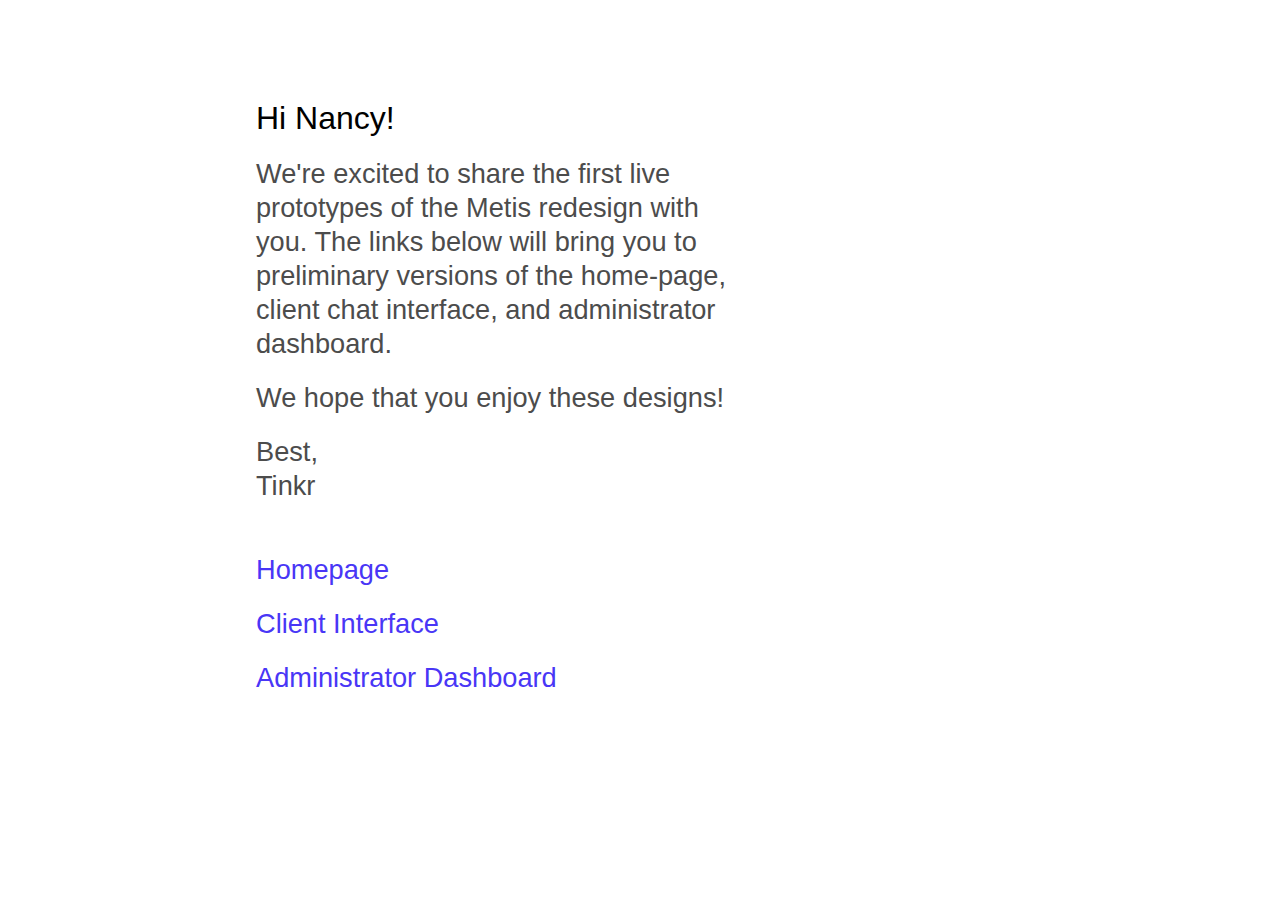
<file: index.html>
<!doctype html>
<html>
	
<head>
<title>Metis Redesign</title>
<link rel="stylesheet" href="metis.css">
<script src="plugins/jquery-2.1.4.min.js"></script>
<script src="metis.js"></script>
<script src="plugins/velocity.min.js"></script>
<meta name="viewport" content="width=device-width, initial-scale=1.0" />
<meta http-equiv="content-type" content="text/html;charset=utf-8" />
</head>

<body id="index">
    
    <div class="pad100"></div>
    <h1>Hi Nancy!</h1>
    <h2 class="greyFont">We're excited to share the first live prototypes of the Metis redesign with you. The links below will bring you to preliminary versions of the home-page, client chat interface, and administrator dashboard.</h2>
    <h2 class="greyFont">We hope that you enjoy these designs!</h2>
    <h2 class="greyFont">Best,<br>Tinkr</h2>
    <div class="pad30"></div>
    <h2 class="blue homeLink">Homepage</h2>
    <h2 class="blue clientLink">Client Interface</h2>
    <h2 class="blue adminLink">Administrator Dashboard</h2>
</body>
</html>
</file>
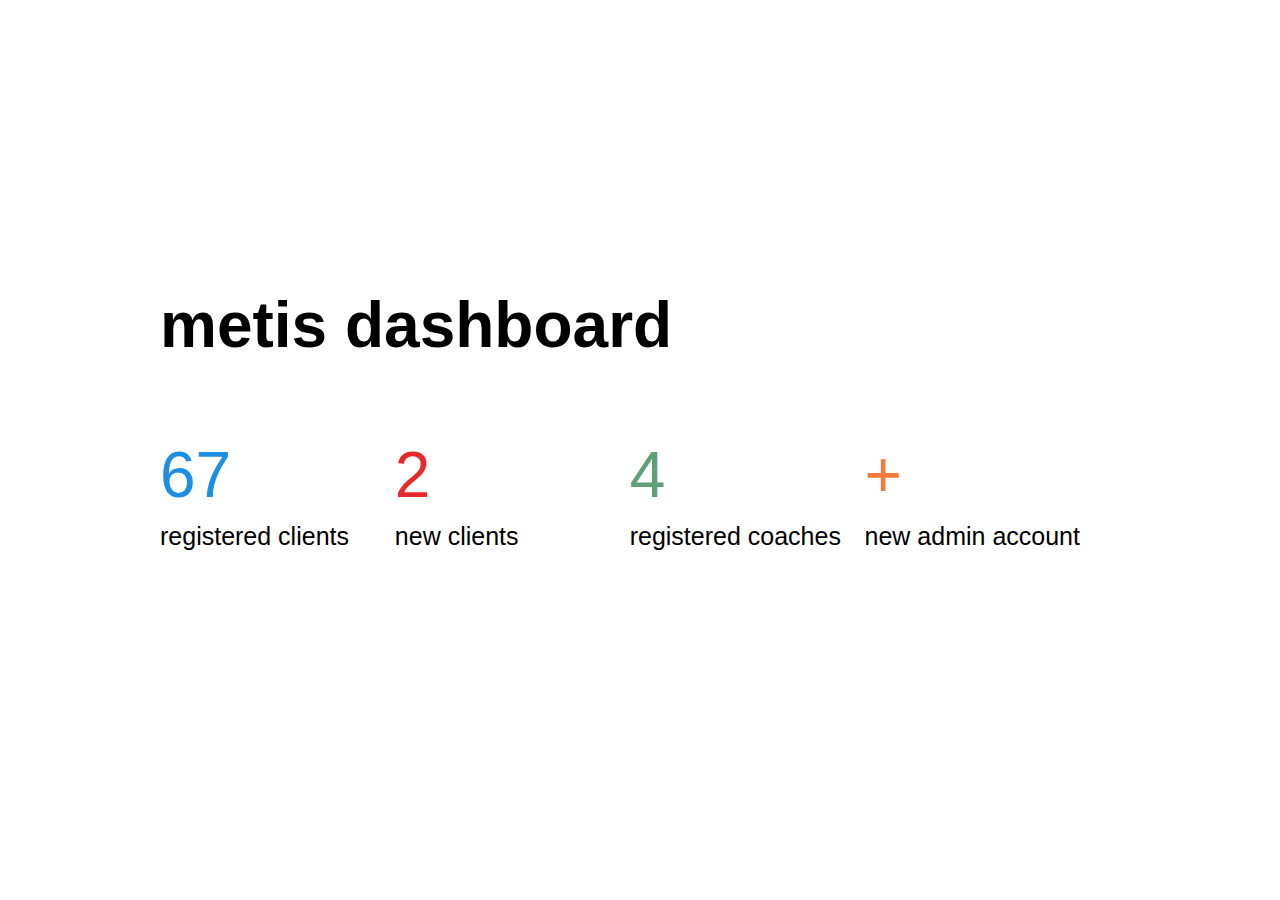
<file: admin/admin.html>
<!doctype html>
<html>
	
<head>
<title>Administrator Dasboard</title>
<link rel="stylesheet" href="admin.css">
<script src="../plugins/jquery-2.1.4.min.js"></script>
<script src="admin.js"></script>
<script src="../plugins/velocity.min.js"></script>
<meta name="viewport" content="width=device-width, initial-scale=1.0" />
<meta http-equiv="content-type" content="text/html;charset=utf-8" />
</head>

<body>
	<div id="homeTopPad"></div>
	<div id="content">
		<div id="titleBar">				
				<h1>metis dashboard</h1>
		</div>
		<div id="homeMidPad"></div>

		<div id="numberBar">
			<div class="topBox">
				<a href="pages/clients.html">
					<h5 class="blue">67</h5>
					<p class="numTxt1">registered clients</p>
				</a>
			</div>
			<div class="topBox">
				<a href="pages/newclients.html">
					<h5 class="red">2</h5>
					<p class="numTxt2">new clients</p>
				</a>
			</div>
			<div class="topBox">
				<a href="pages/coaches.html">
					<h5 class="green">4</h5>
					<p class="numTxt3">registered coaches</p>
				</a>
			</div>
			<div class="topBox">
				<a href="pages/newadmin.html">
					<h5 class="orange">+</h5>
					<p class="numTxt4">new admin account</p>
				</a>
			</div>
		</div>
	</div>
</body>

</html>
</file>
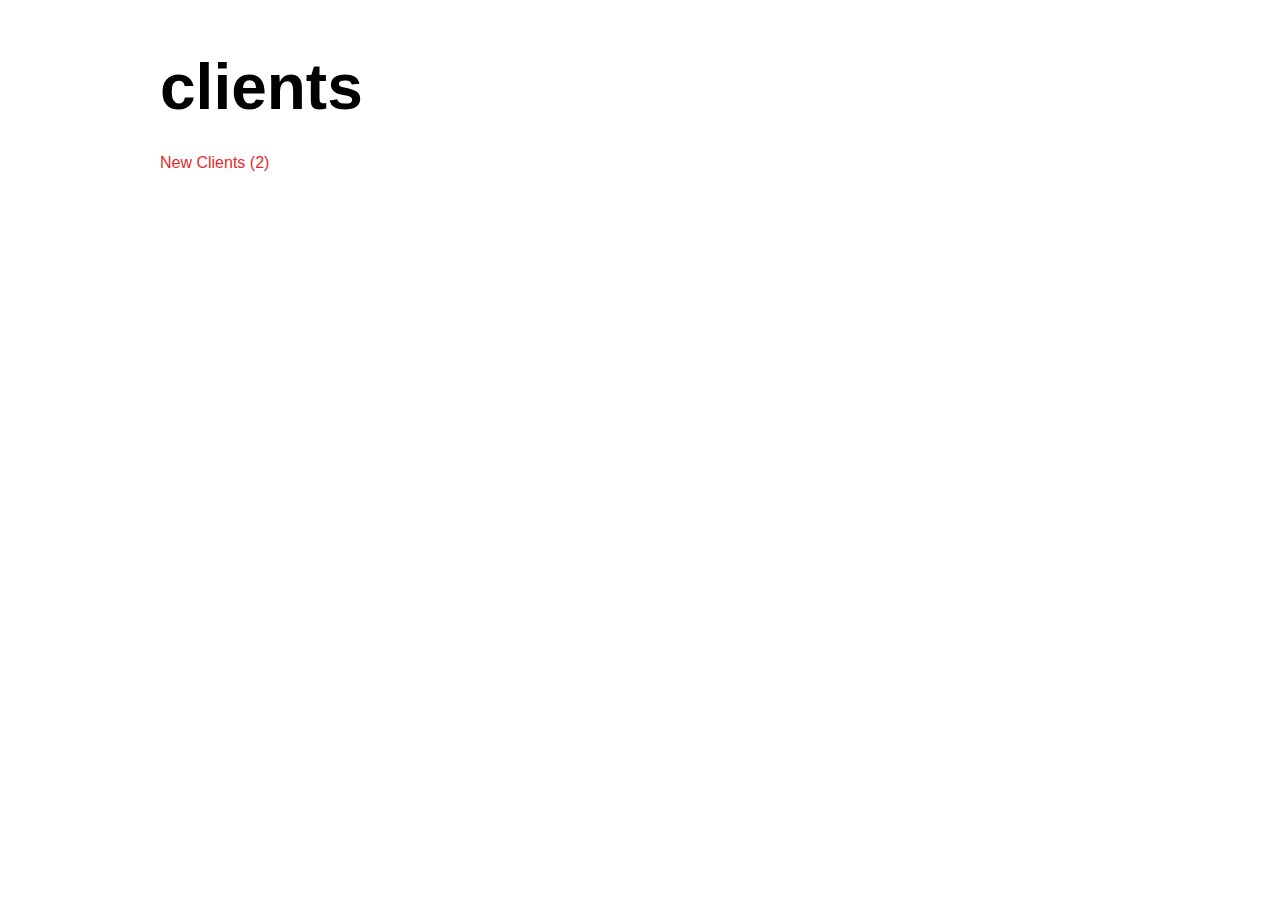
<file: admin/clients.html>
<!doctype html>
<html>
	
<head>
<title>Administrator Dasboard</title>
    <link rel="stylesheet" href="../metis.css">

<link rel="stylesheet" href="admin.css">

<script src="../plugins/jquery-2.1.4.min.js"></script>
<script src="admin.js"></script>
<script src="../metis.js"></script>
<script src="../plugins/velocity.min.js"></script>
<meta name="viewport" content="width=device-width, initial-scale=1.0" />
<meta http-equiv="content-type" content="text/html;charset=utf-8" />
</head>

<body>
	<div class="pad50"></div>
	<div id="content">
        <h1>clients</h1>
        
		
		<div class="pad30"></div>
        <h2 class="red tableHeader">New Clients (2)</h2>
        
        <table>
            <th></th>
        
        </table>
		
	</div>
</body>

</html>
</file>
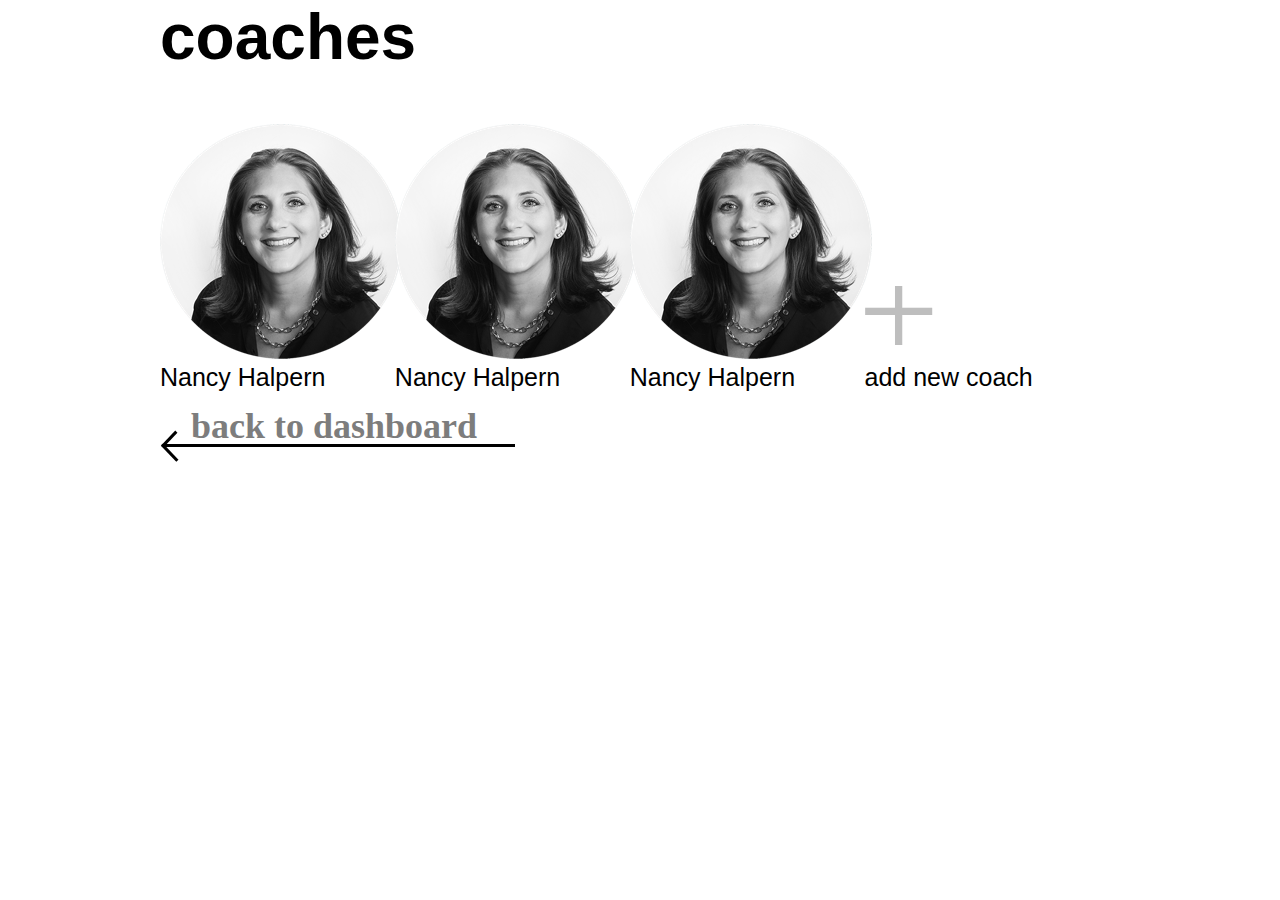
<file: admin/coaches.html>
<!doctype html>
<html>
	
<head>
<title>Administrator Dasboard</title>
    <link rel="stylesheet" href="../metis.css">

<link rel="stylesheet" href="admin.css">

<script src="../plugins/jquery-2.1.4.min.js"></script>
<script src="admin.js"></script>
<script src="../metis.js"></script>
<script src="../plugins/velocity.min.js"></script>
<meta name="viewport" content="width=device-width, initial-scale=1.0" />
<meta http-equiv="content-type" content="text/html;charset=utf-8" />
</head>

<body>
	<div class="pad150"></div>
	<div id="content">
		<div id="titleBar">				
				<h1>coaches</h1>
		</div>
		<div class="pad50"></div>

		<div id="numberBar">
			<div class="topBox coach1">
				<a href="#">
                    <img class="coachFace" src="../media/img/coachFace.png">
					<p class="coachName">Nancy Halpern</p>
				</a>
			</div>
			<div class="topBox coach2">
				<a href="#">
                    <img class="coachFace" src="../media/img/coachFace.png">
                    <p class="coachName">Nancy Halpern</p>
				</a>
			</div>
			<div class="topBox coach3">
				<a href="#">
                    <img class="coachFace" src="../media/img/coachFace.png">
					<p class="coachName">Nancy Halpern</p>
				</a>
			</div>
			<div class="topBox coach4">
				<a href="#">
                    <img class="plus" src="../media/img/+.svg">
					<p class="coachName">add new coach</p>
				</a>
			</div>
		</div>
        <a href="admin.html"><img class="back" src="../media/img/backToDashGrey.svg"></a>
	</div>
</body>

</html>
</file>
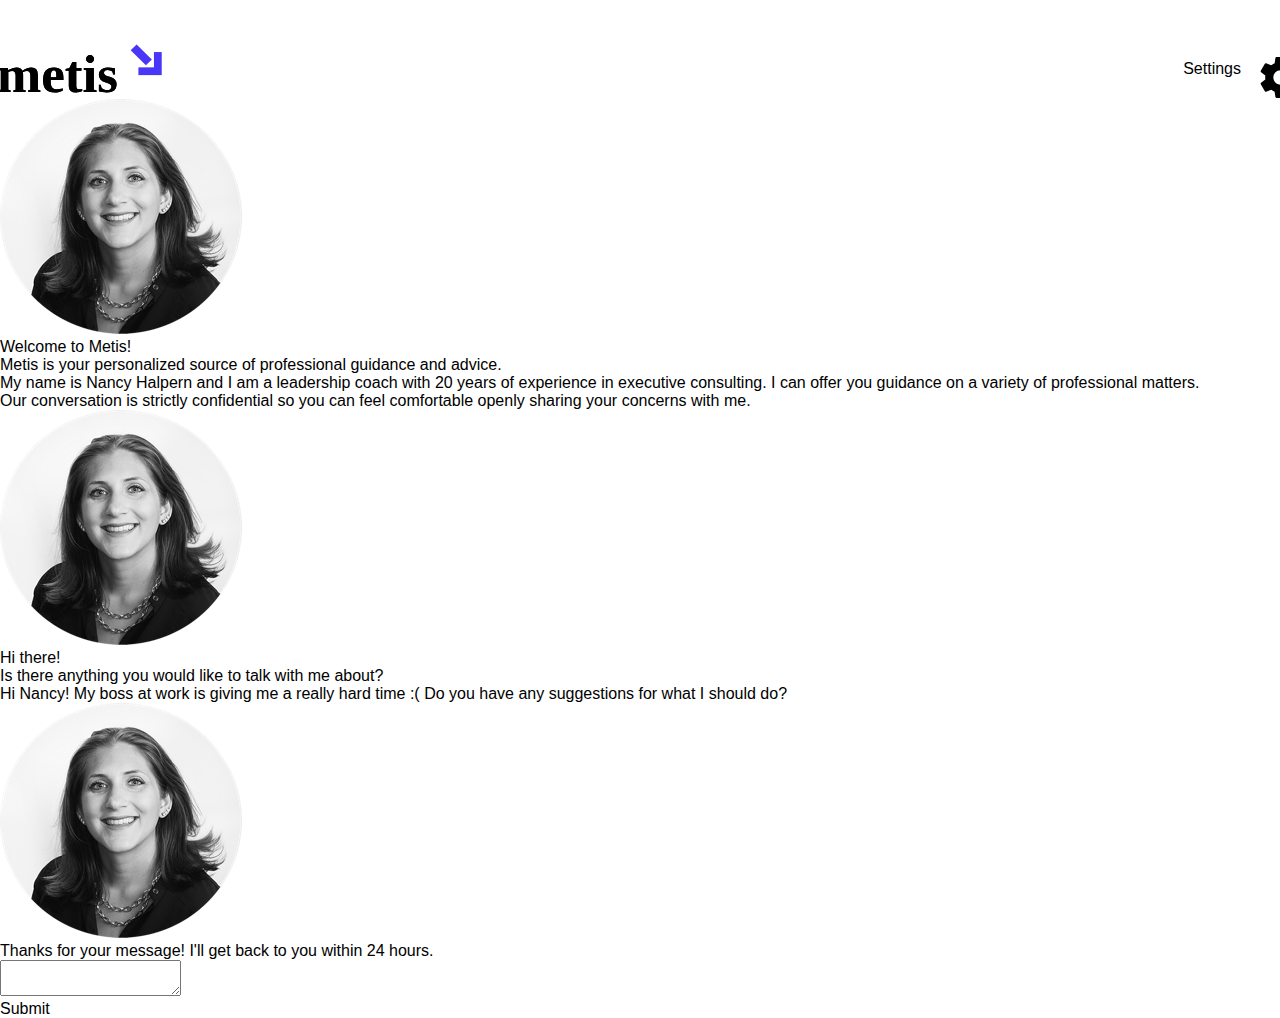
<file: client/chat.html>
<!doctype html>
<html>
	
<head>
<title>Client Interface</title>
<link rel="stylesheet" href="../metis.css">
<link rel="stylesheet" href="client.css">
<script src="../plugins/jquery-2.1.4.min.js"></script>

<script src="../metis.js"></script>
<script src="client.js"></script>
<script src="chat.js"></script>

<script src="../plugins/velocity.min.js"></script>
<meta name="viewport" content="width=device-width, initial-scale=1.0" />
<meta http-equiv="content-type" content="text/html;charset=utf-8" />
</head>

<body class="clientChat">
    <div class="borderHolder">
        <div class="header">
            <img class="chatLogo rel bot10" src="../media/img/metisLogo.svg">
            <div class="rel top5 headerRight">
                <p class="settings">Settings</p>
                <img class="gear" src="../media/img/gear.svg">
            </div>
        </div>
    </div>
    
 
    <div class="sumHolder">
    <div class="summary">
        
        <div class="center">
            <img class="sumPic" src="../media/img/coachFace.png">
        </div>
        
        <h1>Welcome to Metis!</h1>
        <p>Metis is your personalized source of professional guidance and advice.</p>
        <p>My name is Nancy Halpern and I am a leadership coach with 20 years of experience in executive consulting. I  can offer you guidance on a variety of professional matters.</p>
        <p>Our conversation is strictly confidential so you can feel comfortable openly sharing your concerns with me.</p>
    
    </div>
    </div>
    
    <div class="convo">
        
        <div class="leftBlock">
            <div class="imgHolder">
                <img class="chatFace" src="../media/img/coachFace.png">
            </div>
            <div class="coachBlock">
                <div class="block">
                    <div class="left greyChat chat1">
                        <p>Hi there!</p>
                    </div>
                </div>
                <div class="block">
                    <div class="left greyChat chat2">
                        <p>Is there anything you would like to talk with me about?</p>
                    </div>
                </div>  
            </div>
        </div>
        
        <div class="rightBlock">
            <div class="txtBlock">   
                <div class="block">
                    <div class="right blueChat chat3">
                        <p>Hi Nancy! My boss at work is giving me a really hard time :(  Do you have any suggestions for what I should do?</p>
                    </div>
                </div> 
            </div>    
        </div>
        
        <div class="leftBlock">
            <div class="imgHolder">
                <img class="chatFace" src="../media/img/coachFace.png">
            </div>
            <div class="coachBlock">
                <div class="block">
                    <div class="left greyChat chat2">
                        <p>Thanks for your message! I'll get back to you within 24 hours.</p>
                    </div>
                </div>    
            </div>   
        </div>
        
        <div class="chatForm">
            <textarea class="chatBox" placeholder="Write Nancy a message...">
                
            </textarea>
            <div class="chatButton">
                <p class="submit">Submit</p>
            </div>
        </div>
        
    </div>

    
</body>
</html>
</file>
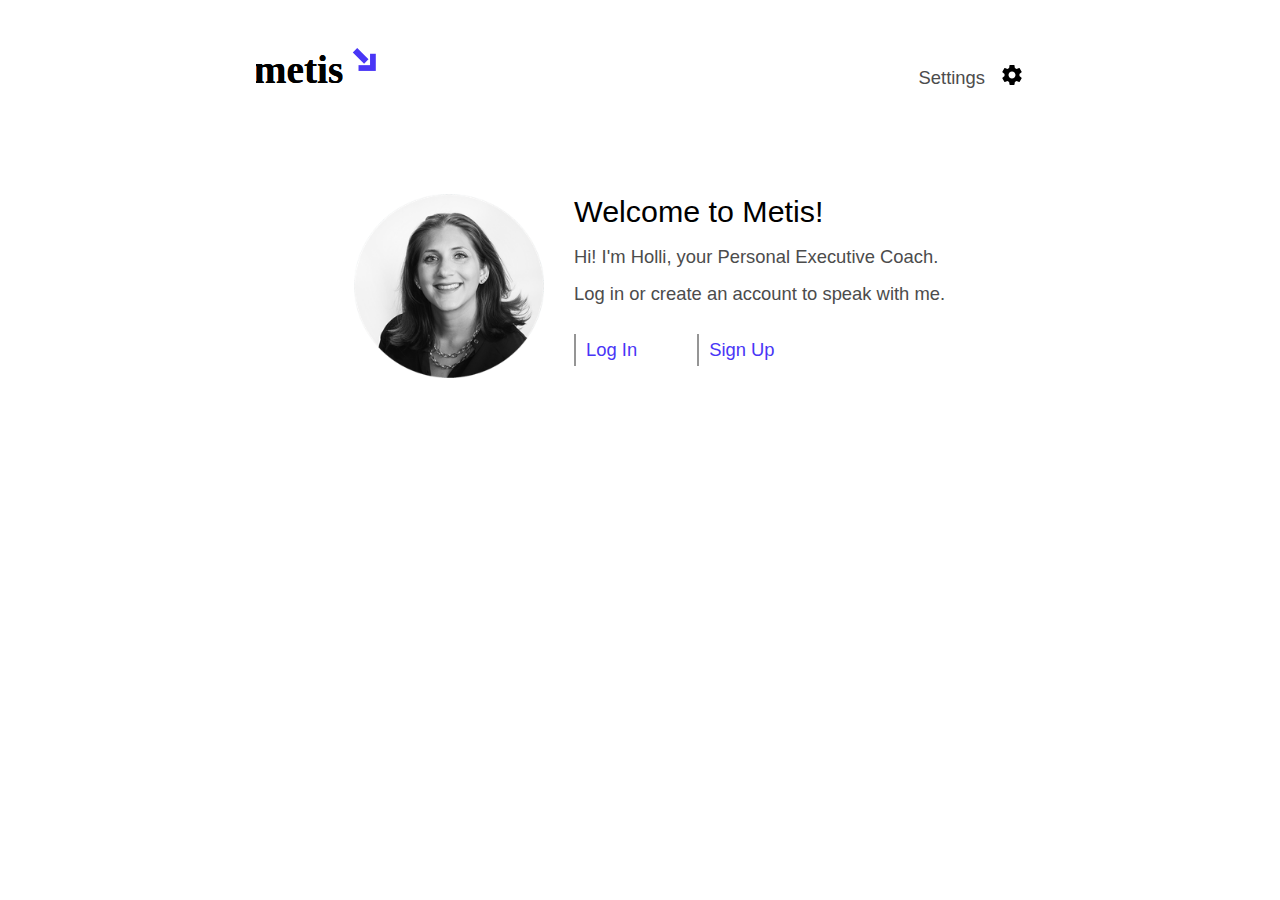
<file: client/client.html>
<!doctype html>
<html>
	
<head>
<title>Client Interface</title>
<link rel="stylesheet" href="../metis.css">
<link rel="stylesheet" href="client.css">
<script src="../plugins/jquery-2.1.4.min.js"></script>

<script src="../metis.js"></script>
<script src="client.js"></script>
<script src="../plugins/velocity.min.js"></script>
<meta name="viewport" content="width=device-width, initial-scale=1.0" />
<meta http-equiv="content-type" content="text/html;charset=utf-8" />
</head>

<body class="client c1">
    
    <div class="header">
        <img class="logo rel bot10" src="../media/img/metisLogo.svg">
        <div class="rel top5 headerRight">
            <p class="settings">Settings</p>
            <img class="gear" src="../media/img/gear.svg">
        </div>
    </div>
    <div class="pad100"></div>
    <div>
        <div class="img">
            <img class="bigCoach" src="../media/img/coachFace.png">
        </div>
        <div class="txt">
            <h1>Welcome to Metis!</h1>
            <p>Hi! I'm Holli, your Personal Executive Coach.</p>
            <p>Log in or create an account to speak with me.</p>
            <div class="buttons">
                <h5 class="padR20 blue logIn">Log In</h5>
                <h5 class="blue signUp">Sign Up</h5>
            </div>
        </div>
    </div>
    
</body>
</html>
</file>
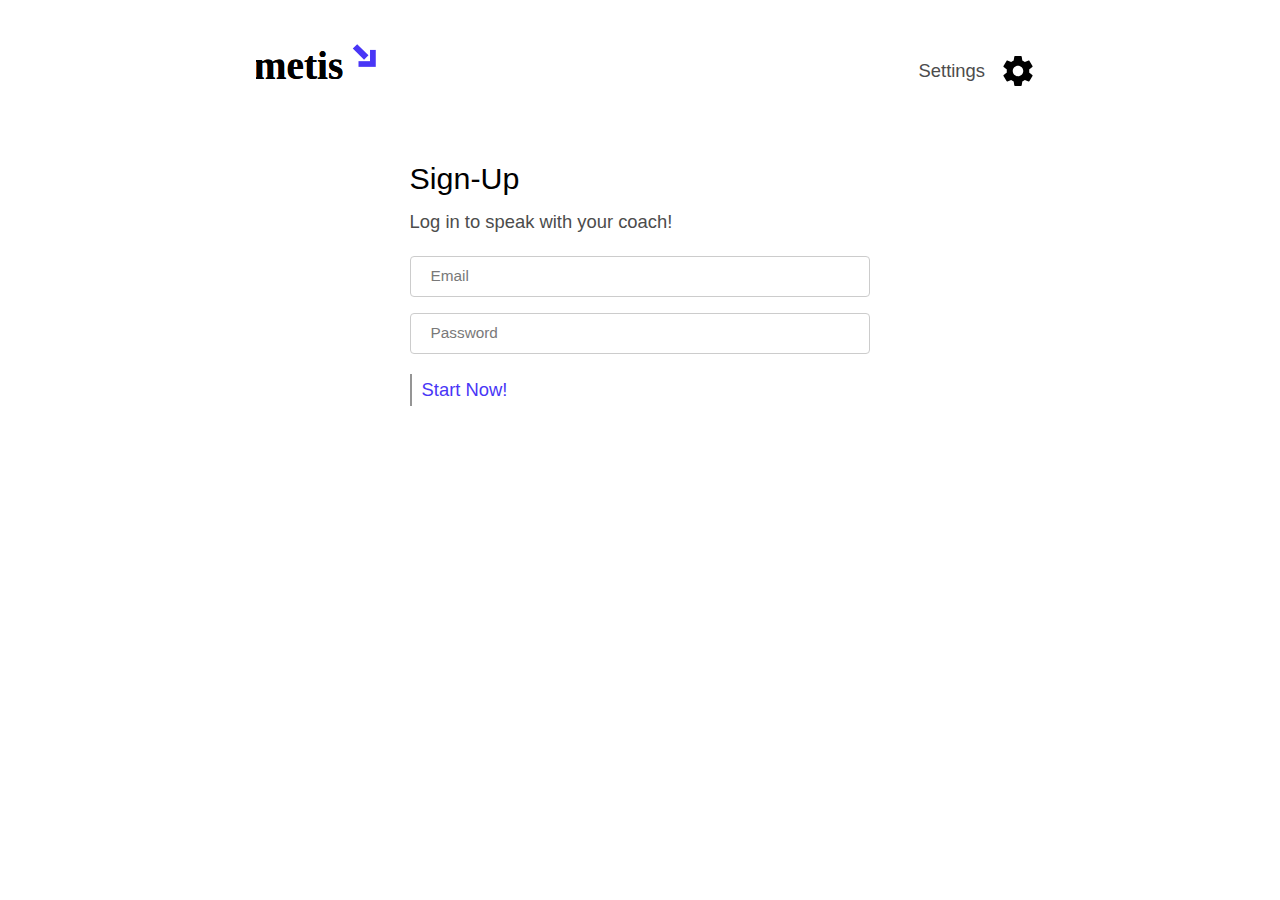
<file: client/logIn.html>
<!doctype html>
<html>
	
<head>
<title>Client Interface</title>
<link rel="stylesheet" href="../metis.css">
<link rel="stylesheet" href="client.css">
<script src="../plugins/jquery-2.1.4.min.js"></script>

<script src="../metis.js"></script>
<script src="client.js"></script>
<script src="../plugins/velocity.min.js"></script>
<meta name="viewport" content="width=device-width, initial-scale=1.0" />
<meta http-equiv="content-type" content="text/html;charset=utf-8" />
</head>

<body class="client c2">
    
    <div class="header">
        <img class="logo rel bot10" src="../media/img/metisLogo.svg">
        <div class="rel top5 headerRight">
            <p class="settings">Settings</p>
            <img class="gear" src="../media/img/gear.svg">
        </div>
    </div>
    
    
    <div class="pad75"></div>
    <div class="body">
        
        <div class="form">
            <h1>Sign-Up</h1>
            <p>Log in to speak with your coach!</p>
            <form >
                
                <input type="text" name="email" placeholder="Email"><br>
                <input type="text" name="password" placeholder="Password"><br>
               

            </form>
            <div class="buttons">
                <h5 class="padR20 blue start">Start Now!</h5>
            </div>
        </div>
    </div>
    
</body>
</html>
</file>
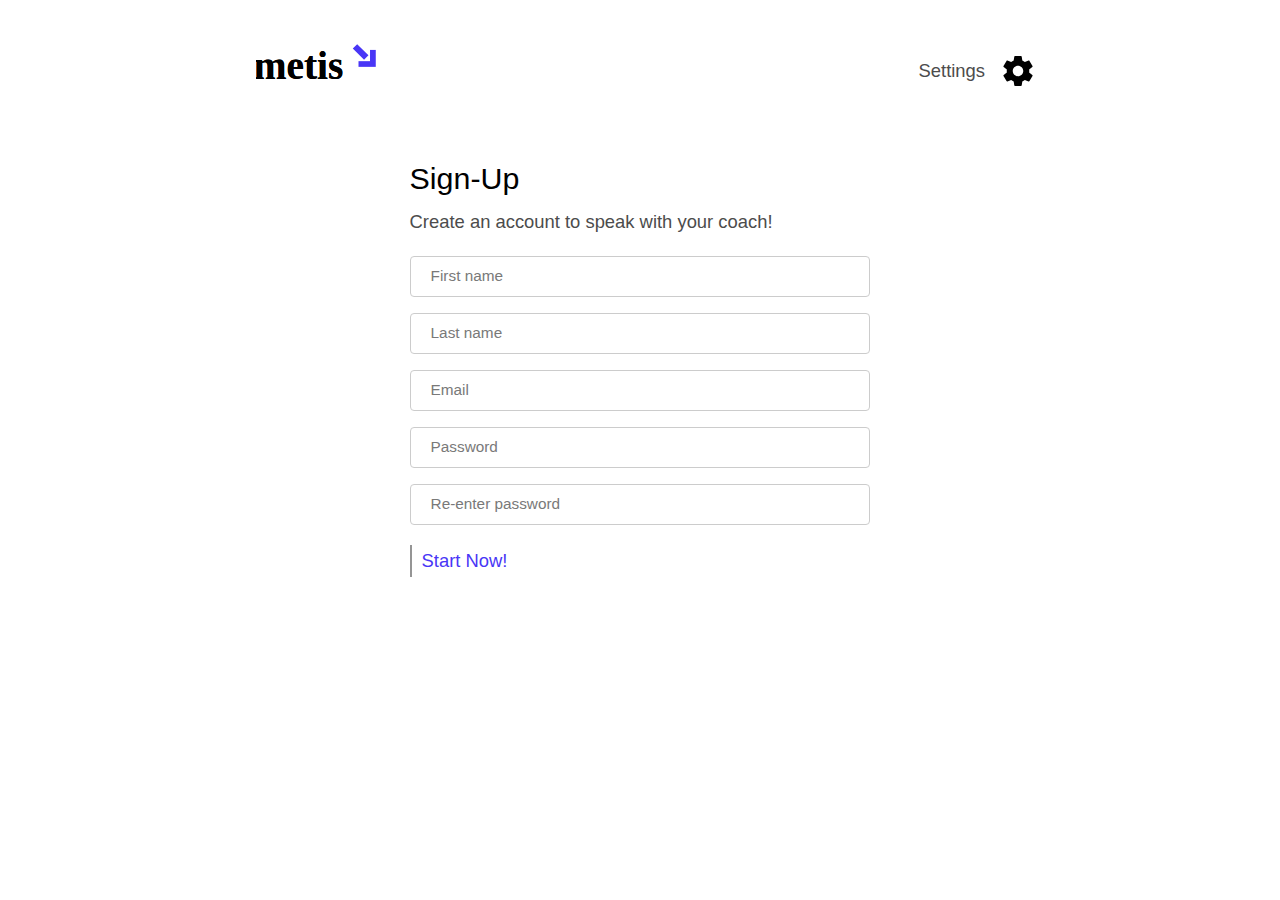
<file: client/signUp.html>
<!doctype html>
<html>
	
<head>
<title>Client Interface</title>
<link rel="stylesheet" href="../metis.css">
<link rel="stylesheet" href="client.css">
<script src="../plugins/jquery-2.1.4.min.js"></script>

<script src="../metis.js"></script>
<script src="client.js"></script>
<script src="../plugins/velocity.min.js"></script>
<meta name="viewport" content="width=device-width, initial-scale=1.0" />
<meta http-equiv="content-type" content="text/html;charset=utf-8" />
</head>

<body class="client c2">
    
    <div class="header">
        <img class="logo rel bot10" src="../media/img/metisLogo.svg">
        <div class="rel top5 headerRight">
            <p class="settings">Settings</p>
            <img class="gear" src="../media/img/gear.svg">
        </div>
    </div>
    
    
    <div class="pad75"></div>
    <div class="body">
        
        <div class="form">
            <h1>Sign-Up</h1>
            <p>Create an account to speak with your coach!</p>
            <form action="action_page.php">
                
                <input type="text" name="firstname" placeholder="First name"><br>
                   
                <input type="text" name="lastname" placeholder="Last name"><br>
                <input type="text" name="email" placeholder="Email"><br>
                <input type="text" name="password" placeholder="Password"><br>
                <input type="text" name="passwordConfirm" placeholder="Re-enter password"><br>



  
            </form>
            <div class="buttons">
                <h5 class="padR20 blue start">Start Now!</h5>
            </div>
        </div>
    </div>
    
</body>
</html>
</file>
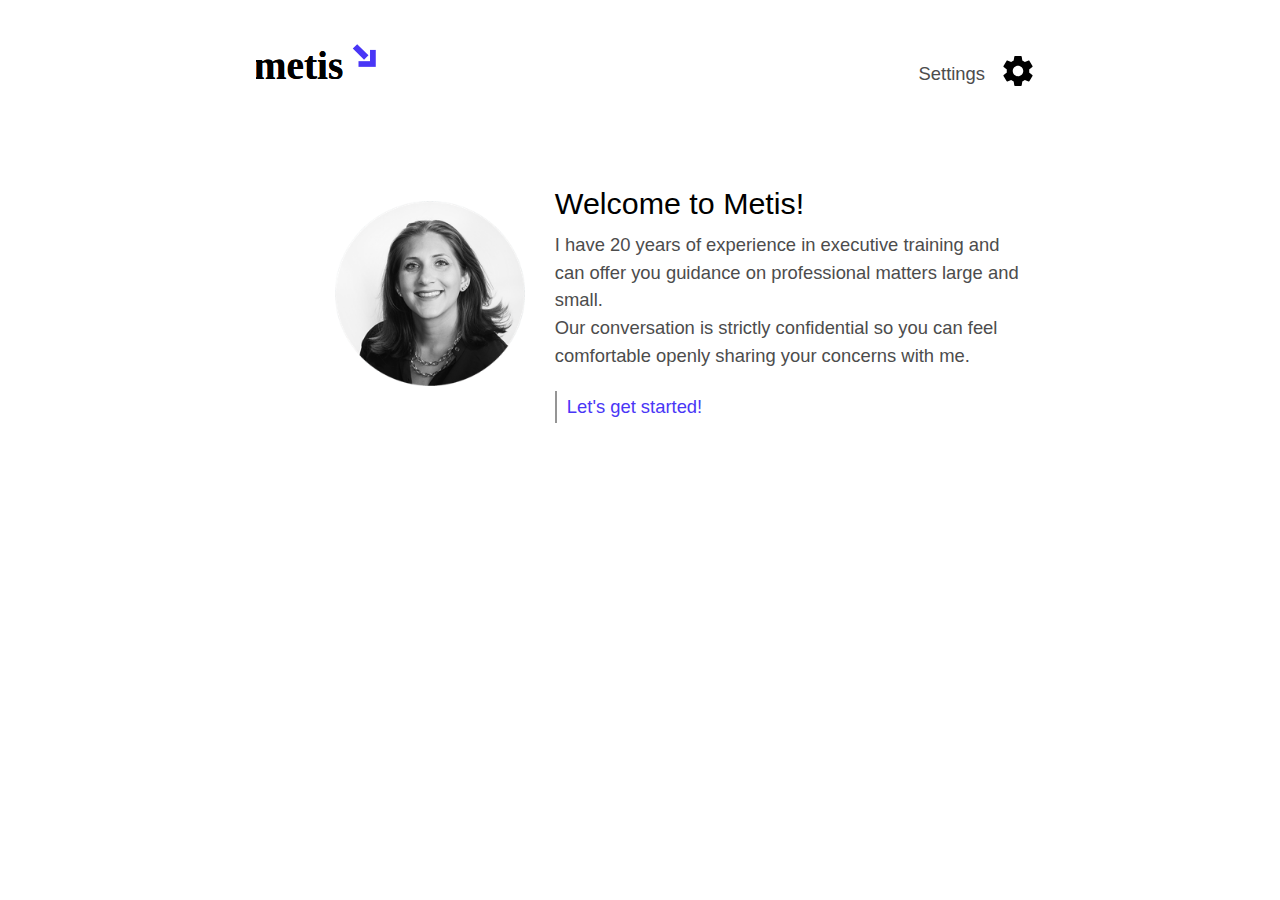
<file: client/welcome.html>
<!doctype html>
<html>
	
<head>
<title>Client Interface</title>
<link rel="stylesheet" href="../metis.css">
<link rel="stylesheet" href="client.css">
<script src="../plugins/jquery-2.1.4.min.js"></script>

<script src="../metis.js"></script>
<script src="client.js"></script>
<script src="../plugins/velocity.min.js"></script>
<meta name="viewport" content="width=device-width, initial-scale=1.0" />
<meta http-equiv="content-type" content="text/html;charset=utf-8" />
</head>

<body class="client c3">
    
    <div class="header">
        <img class="logo rel bot10" src="../media/img/metisLogo.svg">
        <div class="rel top5 headerRight">
            <p class="settings">Settings</p>
            <img class="gear" src="../media/img/gear.svg">
        </div>
    </div>
    <div class="pad100"></div>
    <div>
        <div class="img">
            <img class="bigCoach" src="../media/img/coachFace.png">
        </div>
        <div class="txt">
            <h1>Welcome to Metis!</h1>
            <p class="padB20">I have 20 years of experience in executive training and can offer you guidance on professional matters large and small.</p>
            <p>Our conversation is strictly confidential so you can feel comfortable openly sharing your concerns with me.</p>
            <div class="buttons">
                <h5 class="blue question">Let's get started!</h5>
               
            </div>
        </div>
    </div>
    
</body>
</html>
</file>
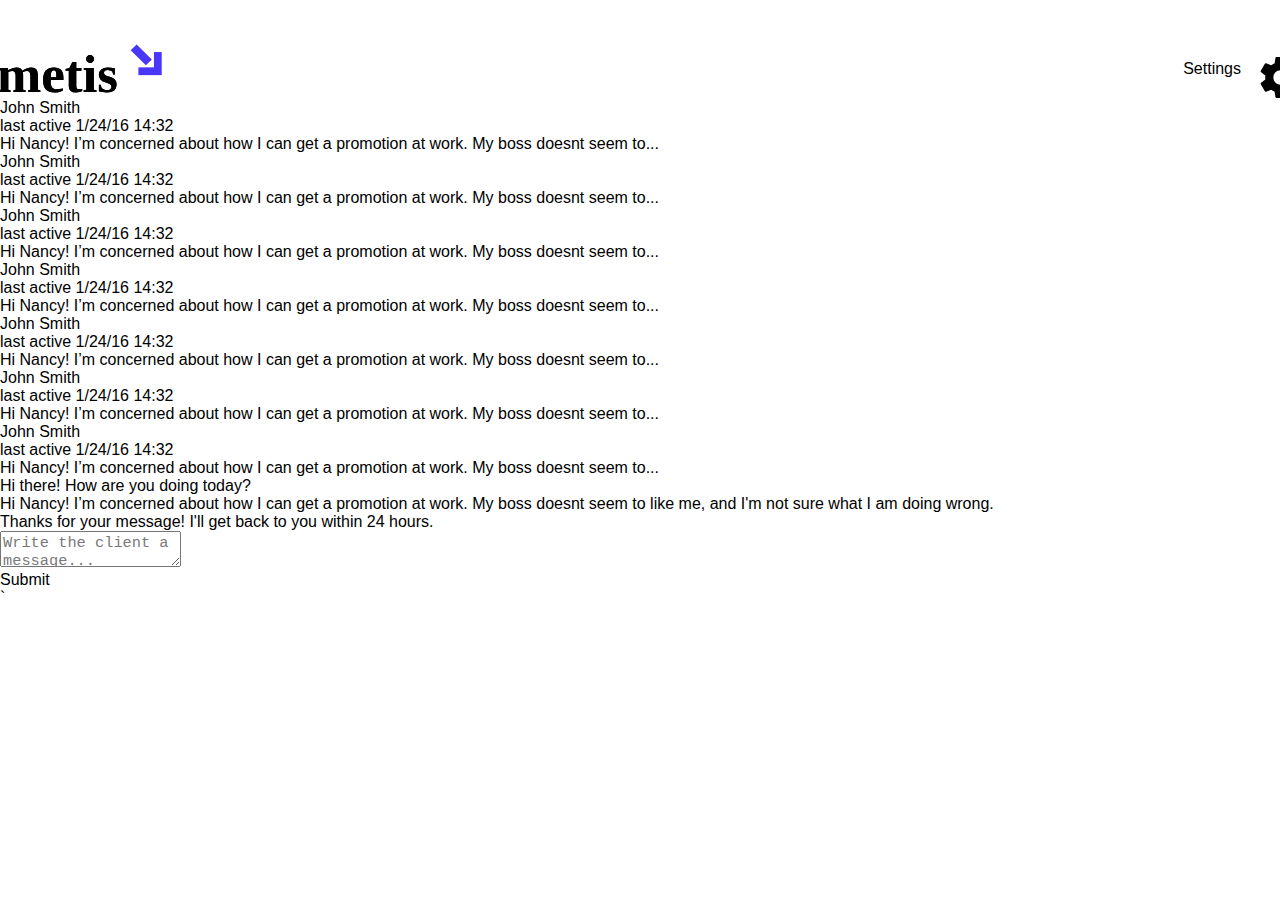
<file: coach/coach.html>
<!doctype html>
<html>
	
<head>
<title>Coach Interface</title>
<link rel="stylesheet" href="../metis.css">
<link rel="stylesheet" href="../client/client.css">
<script src="../plugins/jquery-2.1.4.min.js"></script>

<script src="../metis.js"></script>
<script src="../client/client.js"></script>

<script src="../plugins/velocity.min.js"></script>
<meta name="viewport" content="width=device-width, initial-scale=1.0" />
<meta http-equiv="content-type" content="text/html;charset=utf-8" />
</head>

<body class="coachChat">
    <div class="borderHolder">
        <div class="header">
            
            <img class="chatLogo rel bot10" src="../media/img/metisLogo.svg">
               
            <div class="rel top5 headerRight">
                <p class="settings">Settings</p>
                <img class="gear" src="../media/img/gear.svg">
            </div>
        </div>
    </div>
    
  
    <div class="listHolder">
        <div class="list"> 
       
        
            <div class="chatCell cellHighlight">
                <div class="titleRow">
                    <h1>John Smith</h1>
                    <h2>last active 1/24/16 14:32</h2>
                </div>
                <h3>Hi Nancy! I’m concerned about how I can get a promotion at work. My boss doesnt seem to...</h3> 
            
            </div>
            
            
            <div class="chatCell ">
                <div class="titleRow">
                    <h1>John Smith</h1>
                    <h2>last active 1/24/16 14:32</h2>
                </div>
                <h3>Hi Nancy! I’m concerned about how I can get a promotion at work. My boss doesnt seem to...</h3> 
            
            </div>
            
            
            <div class="chatCell ">
                <div class="titleRow ">
                    <h1>John Smith</h1>
                    <h2>last active 1/24/16 14:32</h2>
                </div>
                <h3>Hi Nancy! I’m concerned about how I can get a promotion at work. My boss doesnt seem to...</h3> 
            
            </div>
            
            <div class="chatCell ">
                <div class="titleRow">
                    <h1>John Smith</h1>
                    <h2>last active 1/24/16 14:32</h2>
                </div>
                <h3>Hi Nancy! I’m concerned about how I can get a promotion at work. My boss doesnt seem to...</h3> 
            
            </div>
            
            <div class="chatCell ">
                <div class="titleRow">
                    <h1>John Smith</h1>
                    <h2>last active 1/24/16 14:32</h2>
                </div>
                <h3>Hi Nancy! I’m concerned about how I can get a promotion at work. My boss doesnt seem to...</h3> 
            
            </div>
            
            <div class="chatCell ">
                <div class="titleRow">
                    <h1>John Smith</h1>
                    <h2>last active 1/24/16 14:32</h2>
                </div>
                <h3>Hi Nancy! I’m concerned about how I can get a promotion at work. My boss doesnt seem to...</h3> 
            
            </div>
            
            <div class="chatCell ">
                <div class="titleRow">
                    <h1>John Smith</h1>
                    <h2>last active 1/24/16 14:32</h2>
                </div>
                <h3>Hi Nancy! I’m concerned about how I can get a promotion at work. My boss doesnt seem to...</h3> 
            
            </div>
        </div>
       
    </div>
    
    <div class="convo">
        
        <div class="convoHolder">
            
             <div class="rightBlock">
                <div class="txtBlock">   
                    <div class="block">
                        <div class="right blueChat chat3">
                            <p>Hi there! How are you doing today?</p>
                        </div>
                    </div> 
                </div>    
            </div>
            <div class="leftBlock">
                
                <div class="txtBlock">
                    <div class="block">
                        <div class="left greyChat chat1">
                            <p>Hi Nancy! I’m concerned about how I can get a promotion at work. My boss doesnt seem to like me, and I'm not sure what I am doing wrong.</p>
                        </div>
                    </div>
                    
                </div>
            </div>
            <div class="rightBlock">
                <div class="txtBlock">   
                    <div class="block">
                        <div class="right blueChat chat3">
                            <p>Thanks for your message! I'll get back to you within 24 hours.</p>
                        </div>
                    </div> 
                </div>    
            </div>
            
        </div>
        
        <div class="chatForm">
            <textarea class="chatBox" placeholder="Write the client a message..."></textarea>
            <div class="chatButton">
                <p class="submit">Submit</p>
            </div>
        </div>
        
`   </div>

    
</body>
</html>
</file>
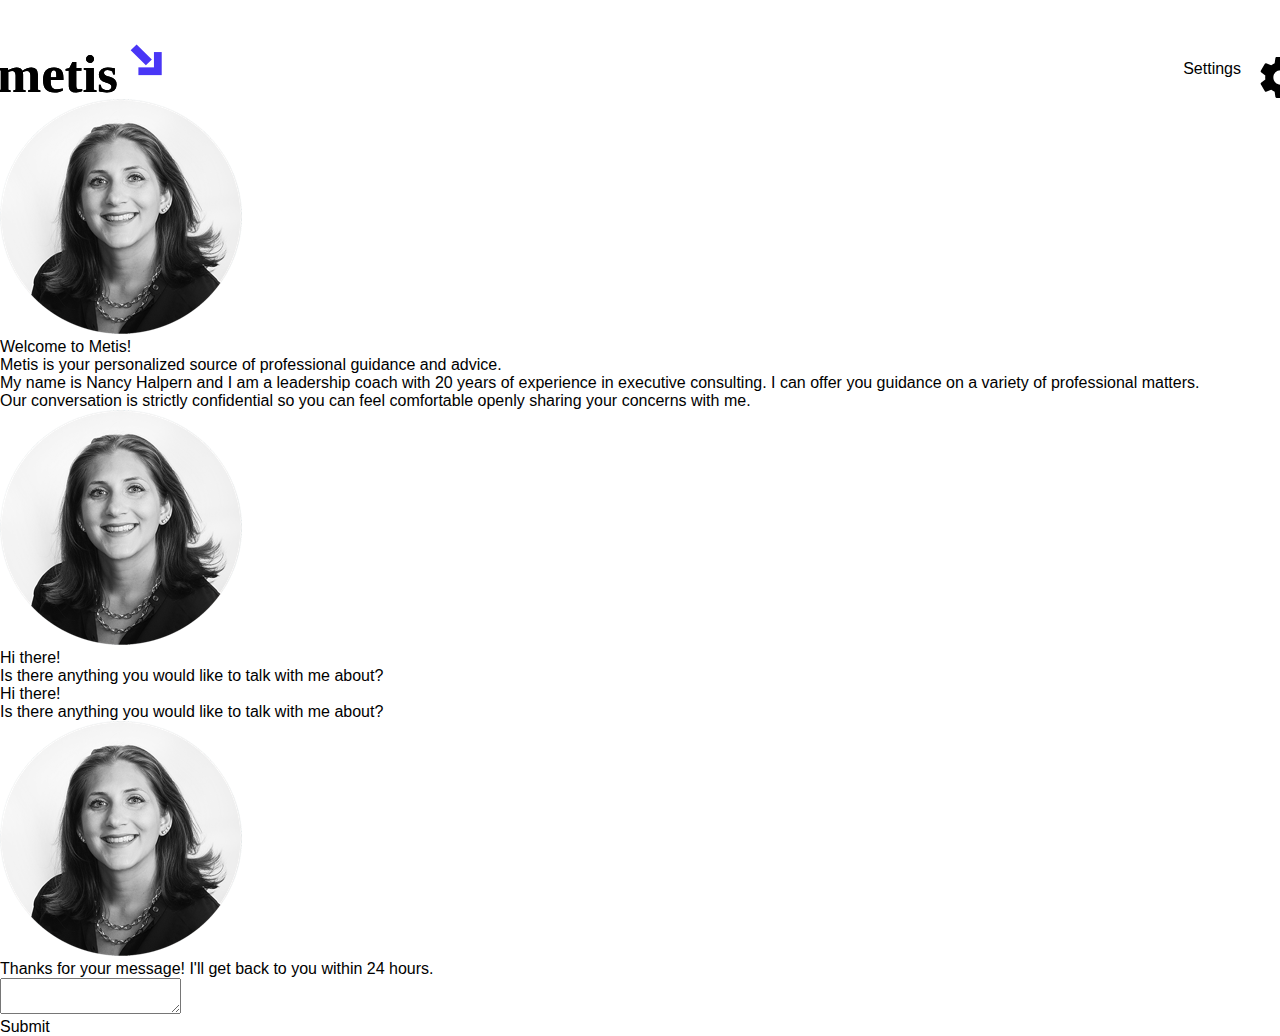
<file: coach/coachInProgress.html>
<!doctype html>
<html>
	
<head>
<title>Client Interface</title>
<link rel="stylesheet" href="../metis.css">
<link rel="stylesheet" href="../client/client.css">
<script src="../plugins/jquery-2.1.4.min.js"></script>

<script src="../metis.js"></script>
<script src="../client/client.js"></script>

<script src="../plugins/velocity.min.js"></script>
<meta name="viewport" content="width=device-width, initial-scale=1.0" />
<meta http-equiv="content-type" content="text/html;charset=utf-8" />
</head>

<body class="clientChat">
    <div class="borderHolder">
        <div class="header">
            <img class="chatLogo rel bot10" src="../media/img/metisLogo.svg">
            <div class="rel top5 headerRight">
                <p class="settings">Settings</p>
                <img class="gear" src="../media/img/gear.svg">
            </div>
        </div>
    </div>
    
 
    <div class="sumHolder">
    <div class="summary">
        
        <div class="center">
            <img class="sumPic" src="../media/img/coachFace.png">
        </div>
        
        <h1>Welcome to Metis!</h1>
        <p>Metis is your personalized source of professional guidance and advice.</p>
        <p>My name is Nancy Halpern and I am a leadership coach with 20 years of experience in executive consulting. I  can offer you guidance on a variety of professional matters.</p>
        <p>Our conversation is strictly confidential so you can feel comfortable openly sharing your concerns with me.</p>
    
    </div>
    </div>
    
    <div class="convo">
        
        <div class="leftBlock">
            <div class="imgHolder">
                <img class="chatFace" src="../media/img/coachFace.png">
            </div>
            <div class="coachBlock">
                <div class="block">
                    <div class="left greyChat chat1">
                        <p>Hi there!</p>
                    </div>
                </div>
                <div class="block">
                    <div class="left greyChat chat2">
                        <p>Is there anything you would like to talk with me about?</p>
                    </div>
                </div>  
            </div>
        </div>
        
        <div class="rightBlock">
            <div class="txtBlock">   
                <div class="block">
                    <div class="right blueChat chat3">
                        <p>Hi there!</p>
                       
                    </div>
                </div>
                <div class="block">
                    <div class="right blueChat chat3">
                        
                        <p>Is there anything you would like to talk with me about?</p>
                    </div>
                

            </div>    
        </div>
        
        <div class="leftBlock">
            <div class="imgHolder">
                <img class="chatFace" src="../media/img/coachFace.png">
            </div>
            <div class="coachBlock">
                <div class="block">
                    <div class="left greyChat chat2">
                        <p>Thanks for your message! I'll get back to you within 24 hours.</p>
                    </div>
                </div>    
            </div>   
        </div>
        
        <div class="chatForm">
            <textarea class="chatBox" placeholder="Write Nancy a message...">
                
            </textarea>
            <div class="chatButton">
                <p class="submit">Submit</p>
            </div>
        </div>
        
    </div>

    
</body>
</html>
</file>
<file: metis.css>
html, body, div, span, applet, object, iframe,
h1, h2, h3, h4, h5, h6, p, blockquote, pre,
a, abbr, acronym, address, big, cite, code,
del, dfn, em, img, ins, kbd, q, s, samp,
small, strike, strong, sub, sup, tt, var,
b, u, i, center,
dl, dt, dd, ol, ul, li,
fieldset, form, label, legend,
table, caption, tbody, tfoot, thead, tr, th, td,
article, aside, canvas, details, embed, 
figure, figcaption, footer, header, hgroup, 
menu, nav, output, ruby, section, summary,
time, mark, audio, video {
	margin: 0;
	padding: 0;
	border: 0;
	font-size: 100%;
	font: inherit;
	vertical-align: baseline;
	
}

/* HTML5 display-role reset for older browsers */
article, aside, details, figcaption, figure, 
footer, header, hgroup, menu, nav, section {
	display: block;
}

ol, ul {
	list-style: none;
}
blockquote, q {
	quotes: none;
}
blockquote:before, blockquote:after,
q:before, q:after {
	content: '';
	content: none;
}
table {
	border-collapse: collapse;
	border-spacing: 0;
}
a {
  color: inherit; /* blue colors for links too */
  text-decoration: inherit; /* no underline */
}


body {
    height:100%;
	
	font-family: "Helvetica Neue", "Helvetica", sans-serif;
	background-color: white;
    font-size:16px;
	
}
.pad200 {
    height:200px;
}

#index h1 {
    font-size:2em;
    
    font-weight:500;
    padding-left: 20%;
    color:black;
}

#index h2 {
    font-size: 1.7em;
    font-weight: 300;
    padding-left:20%;
        padding-right:43%;
    line-height: 125%;
        padding-top: 20px;

    

}

.pad75 {
    height:75px;
}

.pad50 {
    height:50px;
}

.pad30 {
    height:30px;
}

.blueFont {
    color:#4936F6;
}

.pad100 {
    height:100px;
}

.greyFont {
    color:#4C4C4C;
}

.bot10 {
    bottom:6px;
}

.rel {
    
    position:relative;
    

}

.top5 {
    top:3px;
}

.padR20 {
    padding-right:60px;
}

/*
input {
	padding: 15px;
	width: 400px;
	border: 1px solid rgba(0,0,0, .6);
	border-radius: 5px;
	background: #EFEEEE;
    font-size: 1.3em;
}   */

.blue {
    color:#4936F6;
}
</file>
<file: admin/admin.css>
html, body, div, span, applet, object, iframe,
h1, h2, h3, h4, h5, h6, p, blockquote, pre,
a, abbr, acronym, address, big, cite, code,
del, dfn, em, img, ins, kbd, q, s, samp,
small, strike, strong, sub, sup, tt, var,
b, u, i, center,
dl, dt, dd, ol, ul, li,
fieldset, form, label, legend,
table, caption, tbody, tfoot, thead, tr, th, td,
article, aside, canvas, details, embed, 
figure, figcaption, footer, header, hgroup, 
menu, nav, output, ruby, section, summary,
time, mark, audio, video {
	margin: 0;
	padding: 0;
	border: 0;
	font-size: 100%;
	font: inherit;
	vertical-align: baseline;
	
}

/* HTML5 display-role reset for older browsers */
article, aside, details, figcaption, figure, 
footer, header, hgroup, menu, nav, section {
	display: block;
}
body {
}
ol, ul {
	list-style: none;
}
blockquote, q {
	quotes: none;
}
blockquote:before, blockquote:after,
q:before, q:after {
	content: '';
	content: none;
}
table {
	border-collapse: collapse;
	border-spacing: 0;
}
a {
  color: inherit; /* blue colors for links too */
  text-decoration: inherit; /* no underline */
}


body {
	height:100%;
	
	font-family: "Helvetica Neue", "Helvetica", sans-serif;
	background-color: white;

	
}

html {
	min-height:100%;
	height: 100%;
}
#nav {
	color:black;
	width:100px;
	background-color:#FCF5E5;
	float:left;
	border-right: 1px solid black;

	
}
#navRest {
	position:absolute;
    top:0;
    bottom:0;
    left:0;
    right:0;
    overflow:hidden;
    z-index:-1;
	width:100px;
	background-color:#FCF5E5;
		border-right: 1px solid black;

}




#navSpacer {
	height:25px;
}

#nav h2 {
	font-size: 1.875em;
	font-weight: 500;
	padding: 14px 25px;
	
	
}


#nav img {
	margin: auto;
	padding-left: 25px;
	width:50px;
	padding-top:25px;
}




.navDiv {
	width: 100%;
	height: 3px;
	background-color: black;
}
.navHover {
	color: white;
	background-color: black;
	
}
#content {
	max-width:1800px;
	width:75%;
	margin:auto;
	color:black;
	background-color:white;
/*	border-left: 1px solid black;*/
	
}
.height100 {
	height:100px;
}
.height150 {
	height:150px;
}
.height200 {
	height:200px;
}
#header {
	margin:auto;
	text-align:center;
}

#homeButtons {
	display: flex;
	flex-direction: row;
	justify-content: center;
}
.width50 {
	width:50px;
}
.width100 {
	width:100px;
}
.width150 {
	width:150px;
}

.homeButton {
	border-style: solid;

	text-align: center;
	color:black;
	background-color:white;
	border-width: 3px;
	border-color: black;
}
.homeButton h2 {
	font-size: 1.875em;
	font-weight: 500;
	padding:20px;
	
}
.navLink {
	min-height:100px;
	min-width:100px;
}
.navLine
{
	height: 1px;
	background-color:#515B63;
}

.navItem {
	height:100px;
	width:100px;
}

.red {
	color:#E62A2B;
	text-decoration-color: currentColor;
}
.blue {
	color:#1C8EE3;
	text-decoration-color: currentColor;
}
.purple{
	color:#361C72;
	text-decoration-color: currentColor;

}
.green{
	color:#5DA179;
	text-decoration-color: currentColor;

}
.orange{
	color:#F57A3E;
}
#content h1 {
	
	font-weight:600;
	font-size: 4em;
	
}
#content h3 {
	
	font-weight:400;
	font-size: 1.5em;
	padding-right: 30px;
	padding-top:30px;
	width:30%;
	text-align: right;
/*	align-self: flex-end;*/
	
	
}

#titleBar {

}
#content h5{
	font-size: 4em;
	font-weight: 200;
	margin-top: 6px;
	margin-bottom: 10px;
}

.topBox {


	width:24%;
	display:inline-block;
	
}

#topRow {
	display: flex;
}

.left {
}

.right {
}

#content p {
	font-size:1.5625em;
	margin-bottom:20px;
	font-weight:200;
	
	
}

#bottomRow {

}

#top {
}

#clients {
	width:50%;
	margin-left: 30px;
	border-style: solid;
	border-width: 1px;
	border-color:black;
	margin-top:20px;

	
}

#coaches {
	width:50%;
}

h1 {
	
}
table {
	font-size:1.5625em;
	margin-left: 20px;
	margin-bottom:20px;
	font-weight:300;
}
tr {
	display:flex;
	flex-direction: row;
	justify-content: space-between;
}

.boxHolder {
	width:25%;
}

.halfWidth {
	width:50%;

}
#homeTopPad {
	width:100%;
	height:32%;
}
#homeMidPad{
	width:100%;
	height:70px;
}
</file>
<file: client/client.css>
.header {
    display: flex;
    justify-content: space-between;
    padding-top: 50px;
}

.client {
    width:60%;
    margin: auto;
}

.headerRight {

    display: flex;
    justify-content: space-between;
}

.client p {
    font-size: 1.15em;
    font-weight: 200;
    color: #4C4C4C;
}

.settings {
    padding-top:7px;
    padding-right: 15px;
}

.gear {
    width:40;
}

.logo {
    width:120px;
}

.bigCoach {
    width:190px;
    float:right; 
}

.c1 .img {
    width:37.5%;
    float:left;
}



.c1 .txt {
 width:62.5%;
    float:right;
}

.client h1 {
    font-size:1.9em;
    font-weight:500;
    
}

.txt h1 {
    padding-left: 30px;
    padding-bottom: 10px;
}

.c1 p {
    

    padding-left: 30px;
    line-height: 200%;
}

.c1 h5 {
    padding-top:5px;
    padding-bottom:5px;
    padding-left: 10px;
    display: block;
    float:left;
    
    border-left-style:solid;
    border-left-width: 2px;
    border-left-color: #959595;
    
}

.c1 .buttons {
    padding-left:30px;
    padding-top:22px;
}

.c2 .buttons {
    padding-top:12px;
    
}

.blue {
    color:#4936F6;
}

.client h5 {
    font-size:1.15em;
    font-weight: 500;
    
}

.c2 .form {
    width:60%;
    margin:auto;
}

.c2 h1 {
    padding-bottom: 15px;
    
}

.c2 form {
    
    padding-top:15px;
    
}

input[type=text], select {
    width:100%;
    padding: 12px 20px;
    margin: 8px 0;
    display: inline-block;
    border: 1px solid #ccc;
    border-radius: 4px;
    box-sizing: border-box;
}

::-webkit-input-placeholder {
    font-size: 1.15em;
    color:#797979;
    font-weight: 400;
}

:-moz-placeholder { /* Firefox 18- */
    font-size: 1.15em;
    color:#797979;
    font-weight: 400;
}

::-moz-placeholder {  /* Firefox 19+ */
   font-size: 1.15em;
    color:#797979;
    font-weight: 400;  
}

:-ms-input-placeholder {  
   font-size: 1.15em;
    color:#797979;
    font-weight: 400;  
}

.c2 h5 {
    padding-top:5px;
    padding-bottom:5px;
    padding-left: 10px;
    
    border-left-style:solid;
    border-left-width: 2px;
    border-left-color: #959595;
    
}

.w50 {
    width:50px;
}

.c3 p {
    padding-left: 30px;
    line-height: 150%;
}

.c3 .txt {
 width:65%;
    float:right;
}

.c3 .img {
    width:35%;
    float:left;
}

.c3 .buttons {
    padding-left:30px;
    padding-top:22px;
    
}

.c3 h5 {
    padding-top:5px;
    padding-bottom:5px;
    padding-left: 10px;
    display: block;
    float:left;
    
    border-left-style:solid;
    border-left-width: 2px;
    border-left-color: #959595;
}

.c3 .bigCoach {
    padding-top: 15px;
}
</file>
